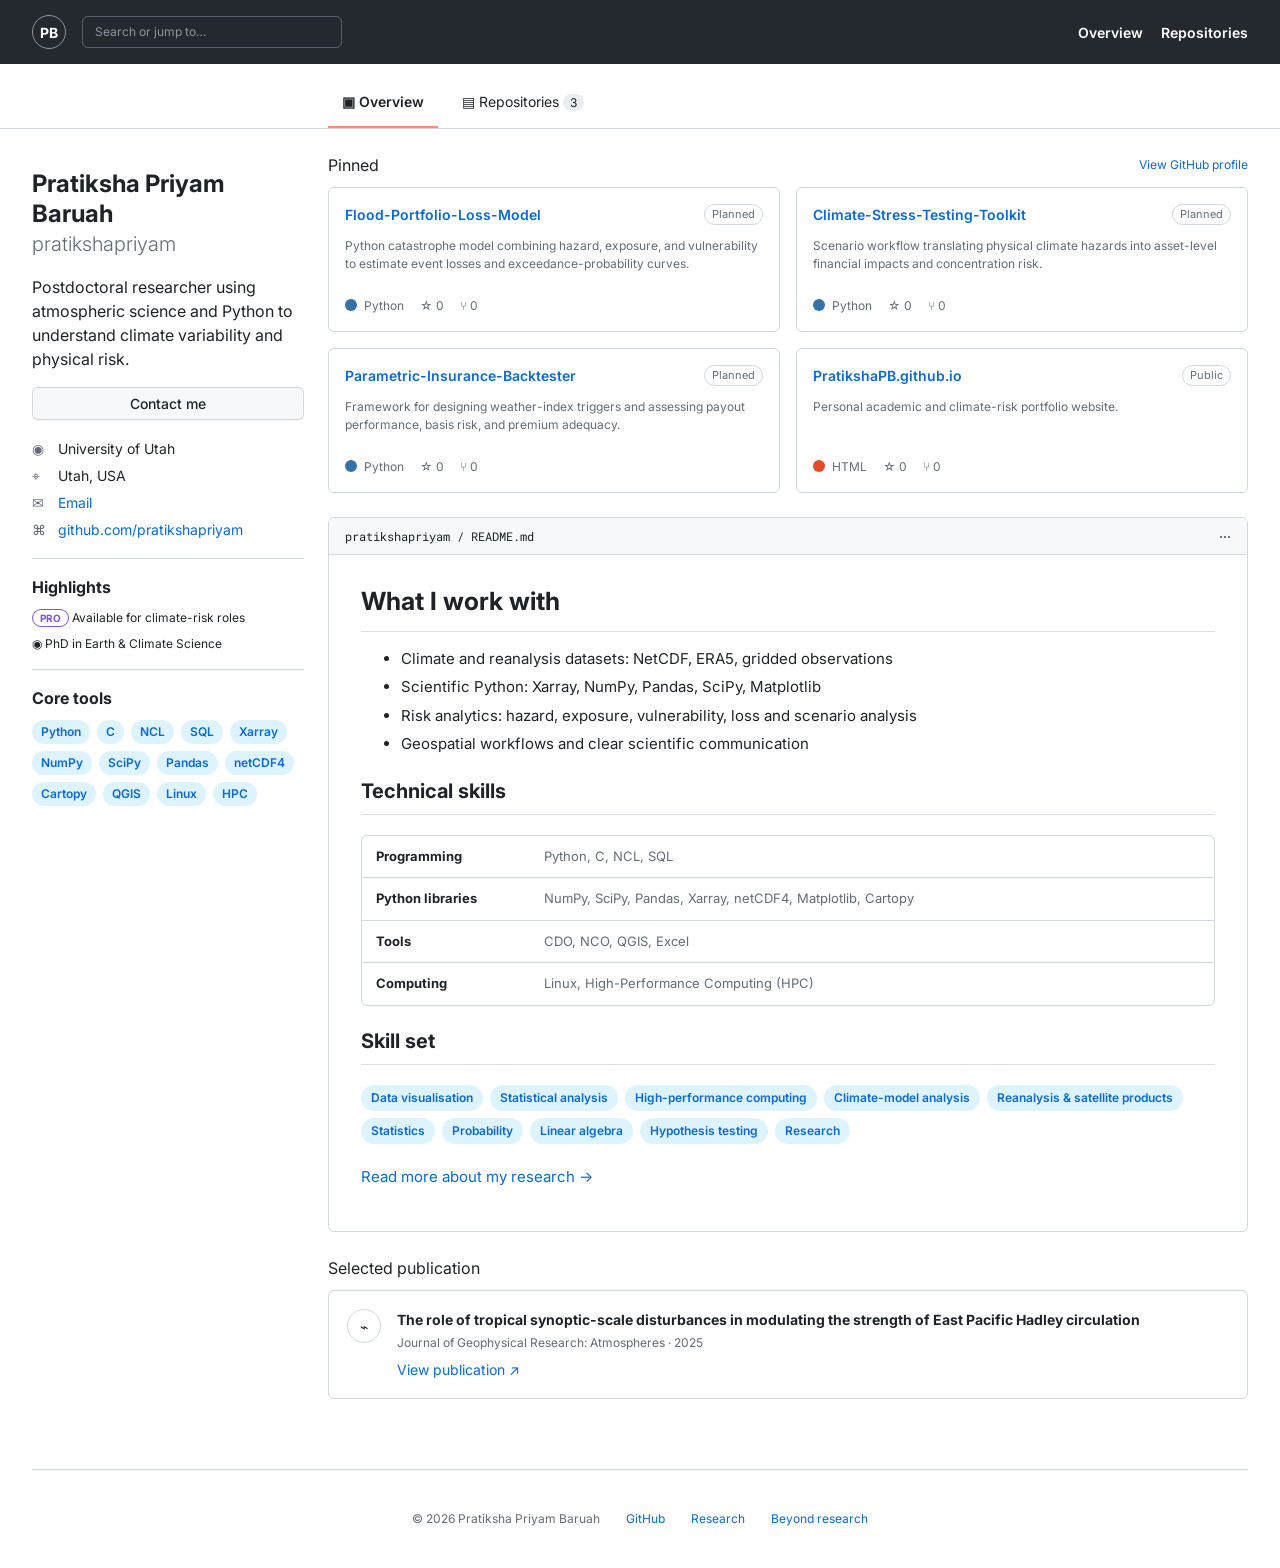
<file: index.html>
<!doctype html>
<html lang="en">
<head>
  <meta charset="utf-8">
  <meta name="viewport" content="width=device-width,initial-scale=1">
  <meta name="description" content="Pratiksha Priyam Baruah is a postdoctoral researcher at the University of Utah working in atmospheric science and climate risk.">
  <title>Pratiksha Priyam Baruah · Climate Risk Scientist</title>
  <link rel="preconnect" href="https://fonts.googleapis.com">
  <link rel="preconnect" href="https://fonts.gstatic.com" crossorigin>
  <link href="https://fonts.googleapis.com/css2?family=Inter:wght@400;500;600;700&family=Roboto+Mono:wght@400;500&display=swap" rel="stylesheet">
  <link rel="stylesheet" href="styles.css">
</head>
<body>
  <header class="gh-header">
    <a class="gh-mark" href="index.html" aria-label="Homepage">PB</a>
    <div class="gh-search">Search or jump to…</div>
    <nav aria-label="Primary"><a href="index.html">Overview</a><a href="#projects">Repositories</a></nav>
  </header>
  <div class="profile-tabs"><div class="wide tabs-inner"><a class="selected" href="index.html">▣ Overview</a><a href="#projects">▤ Repositories <span>3</span></a></div></div>

  <main class="wide profile-layout">
    <aside class="profile-sidebar">
      <h1>Pratiksha Priyam Baruah</h1>
      <p class="username">pratikshapriyam</p>
      <p class="bio">Postdoctoral researcher using atmospheric science and Python to understand climate variability and physical risk.</p>
      <a class="profile-button" href="mailto:pratiksha.baruah@students.iiserpune.ac.in">Contact me</a>
      <ul class="profile-details">
        <li><span>◉</span> University of Utah</li>
        <li><span>⌖</span> Utah, USA</li>
        <li><span>✉</span> <a href="mailto:pratiksha.baruah@students.iiserpune.ac.in">Email</a></li>
        <li><span>⌘</span> <a href="https://github.com/pratikshapriyam" target="_blank" rel="noopener">github.com/pratikshapriyam</a></li>
      </ul>
      <div class="sidebar-block"><h2>Highlights</h2><p><span class="badge">PRO</span> Available for climate-risk roles</p><p>◉ PhD in Earth &amp; Climate Science</p></div>
      <div class="sidebar-block"><h2>Core tools</h2><div class="topic-list"><span>Python</span><span>C</span><span>NCL</span><span>SQL</span><span>Xarray</span><span>NumPy</span><span>SciPy</span><span>Pandas</span><span>netCDF4</span><span>Cartopy</span><span>QGIS</span><span>Linux</span><span>HPC</span></div></div>
    </aside>

    <section class="profile-main">
      <div class="section-row section-row-first" id="projects"><h2>Pinned</h2><a href="https://github.com/pratikshapriyam" target="_blank" rel="noopener">View GitHub profile</a></div>
      <div class="repo-grid repo-grid-featured">
        <article class="repo-card"><div class="repo-top"><a href="https://github.com/pratikshapriyam" target="_blank" rel="noopener">Flood-Portfolio-Loss-Model</a><span>Planned</span></div><p>Python catastrophe model combining hazard, exposure, and vulnerability to estimate event losses and exceedance-probability curves.</p><div class="repo-meta"><span><i class="python"></i> Python</span><span>☆ 0</span><span>⑂ 0</span></div></article>
        <article class="repo-card"><div class="repo-top"><a href="https://github.com/pratikshapriyam" target="_blank" rel="noopener">Climate-Stress-Testing-Toolkit</a><span>Planned</span></div><p>Scenario workflow translating physical climate hazards into asset-level financial impacts and concentration risk.</p><div class="repo-meta"><span><i class="python"></i> Python</span><span>☆ 0</span><span>⑂ 0</span></div></article>
        <article class="repo-card"><div class="repo-top"><a href="https://github.com/pratikshapriyam" target="_blank" rel="noopener">Parametric-Insurance-Backtester</a><span>Planned</span></div><p>Framework for designing weather-index triggers and assessing payout performance, basis risk, and premium adequacy.</p><div class="repo-meta"><span><i class="python"></i> Python</span><span>☆ 0</span><span>⑂ 0</span></div></article>
        <article class="repo-card"><div class="repo-top"><a href="https://github.com/pratikshapriyam/PratikshaPB.github.io" target="_blank" rel="noopener">PratikshaPB.github.io</a><span>Public</span></div><p>Personal academic and climate-risk portfolio website.</p><div class="repo-meta"><span><i class="html"></i> HTML</span><span>☆ 0</span><span>⑂ 0</span></div></article>
      </div>

      <article class="readme-card">
        <div class="readme-title"><span>pratikshapriyam / README.md</span><span>⋯</span></div>
        <div class="readme-content">
          <h2>What I work with</h2>
          <ul>
            <li>Climate and reanalysis datasets: NetCDF, ERA5, gridded observations</li>
            <li>Scientific Python: Xarray, NumPy, Pandas, SciPy, Matplotlib</li>
            <li>Risk analytics: hazard, exposure, vulnerability, loss and scenario analysis</li>
            <li>Geospatial workflows and clear scientific communication</li>
          </ul>
          <h3>Technical skills</h3>
          <div class="skills-table">
            <div><strong>Programming</strong><span>Python, C, NCL, SQL</span></div>
            <div><strong>Python libraries</strong><span>NumPy, SciPy, Pandas, Xarray, netCDF4, Matplotlib, Cartopy</span></div>
            <div><strong>Tools</strong><span>CDO, NCO, QGIS, Excel</span></div>
            <div><strong>Computing</strong><span>Linux, High-Performance Computing (HPC)</span></div>
          </div>
          <h3>Skill set</h3>
          <div class="skill-pills"><span>Data visualisation</span><span>Statistical analysis</span><span>High-performance computing</span><span>Climate-model analysis</span><span>Reanalysis &amp; satellite products</span><span>Statistics</span><span>Probability</span><span>Linear algebra</span><span>Hypothesis testing</span><span>Research</span></div>
          <p><a href="research.html">Read more about my research →</a></p>
        </div>
      </article>

      <div class="section-row"><h2>Selected publication</h2></div>
      <article class="activity-card"><span class="activity-icon">⌁</span><div><h3>The role of tropical synoptic-scale disturbances in modulating the strength of East Pacific Hadley circulation</h3><p>Journal of Geophysical Research: Atmospheres · 2025</p><a href="https://doi.org/10.1029/2024JD042980" target="_blank" rel="noopener">View publication ↗</a></div></article>
    </section>
  </main>
  <footer class="gh-footer"><span>© <span data-year></span> Pratiksha Priyam Baruah</span><a href="https://github.com/pratikshapriyam">GitHub</a><a href="research.html">Research</a><a href="misc.html">Beyond research</a></footer>
  <script src="site.js"></script>
</body>
</html>
</file>
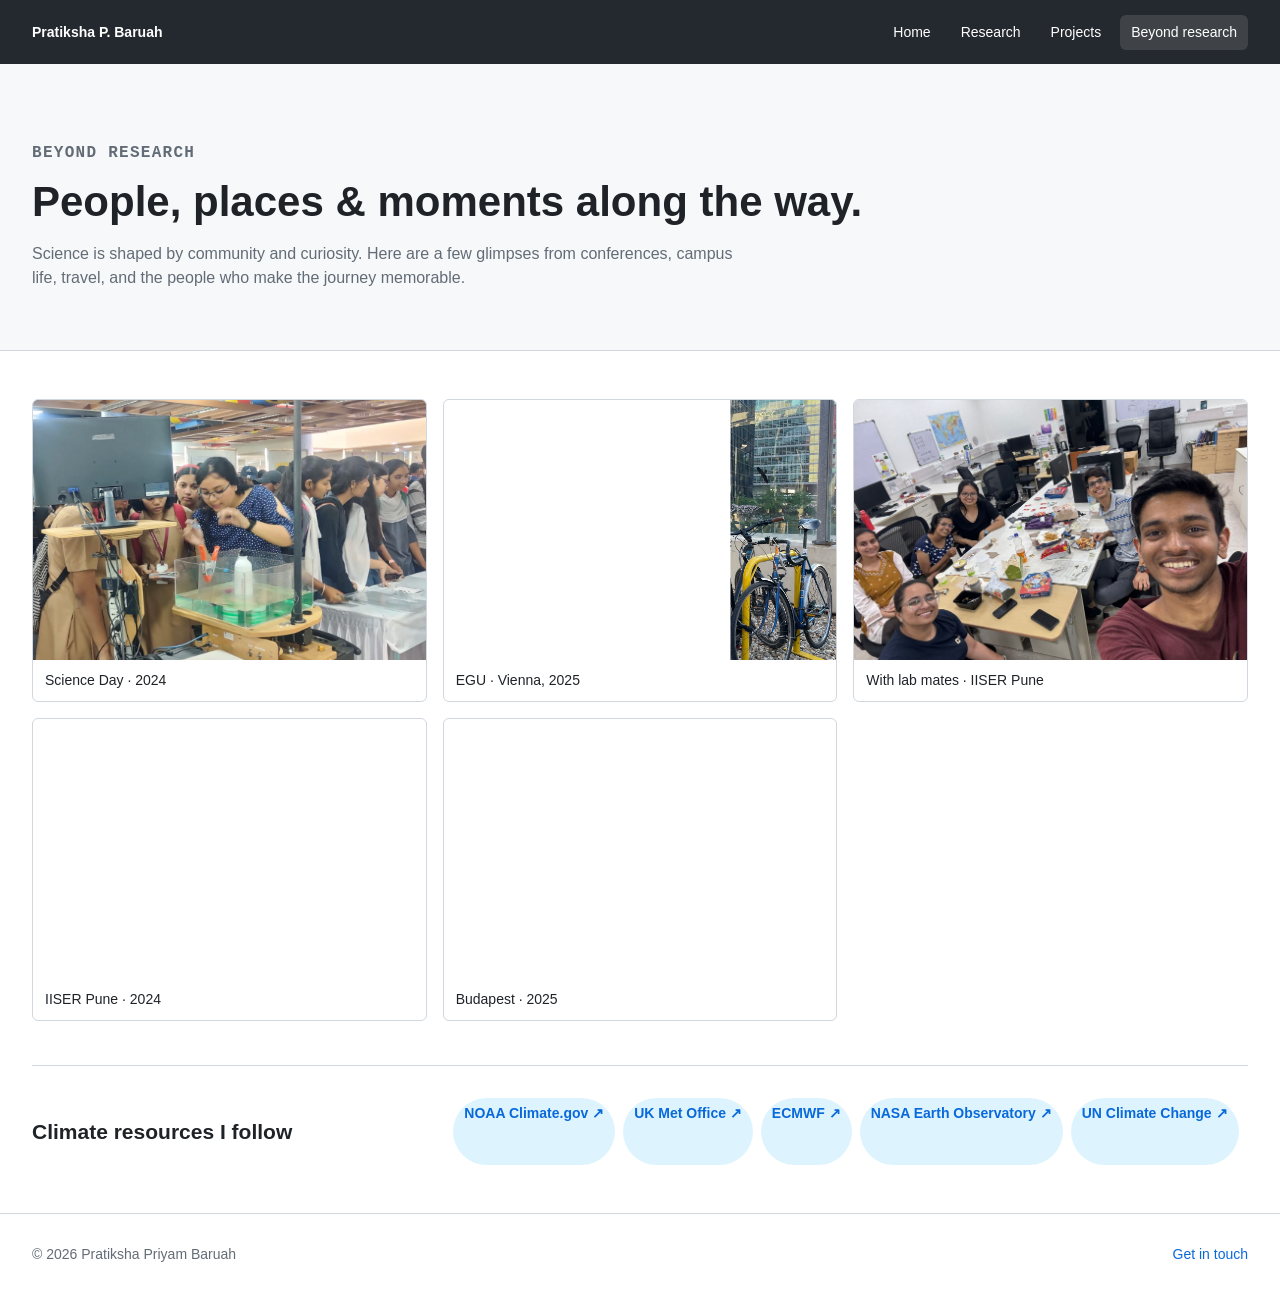
<file: mics.html>
<!doctype html><html lang="en"><head><meta charset="utf-8"><meta http-equiv="refresh" content="0;url=misc.html"><link rel="canonical" href="misc.html"><title>Redirecting…</title></head><body><p>This page has moved to <a href="misc.html">Beyond research</a>.</p></body></html>
</file>
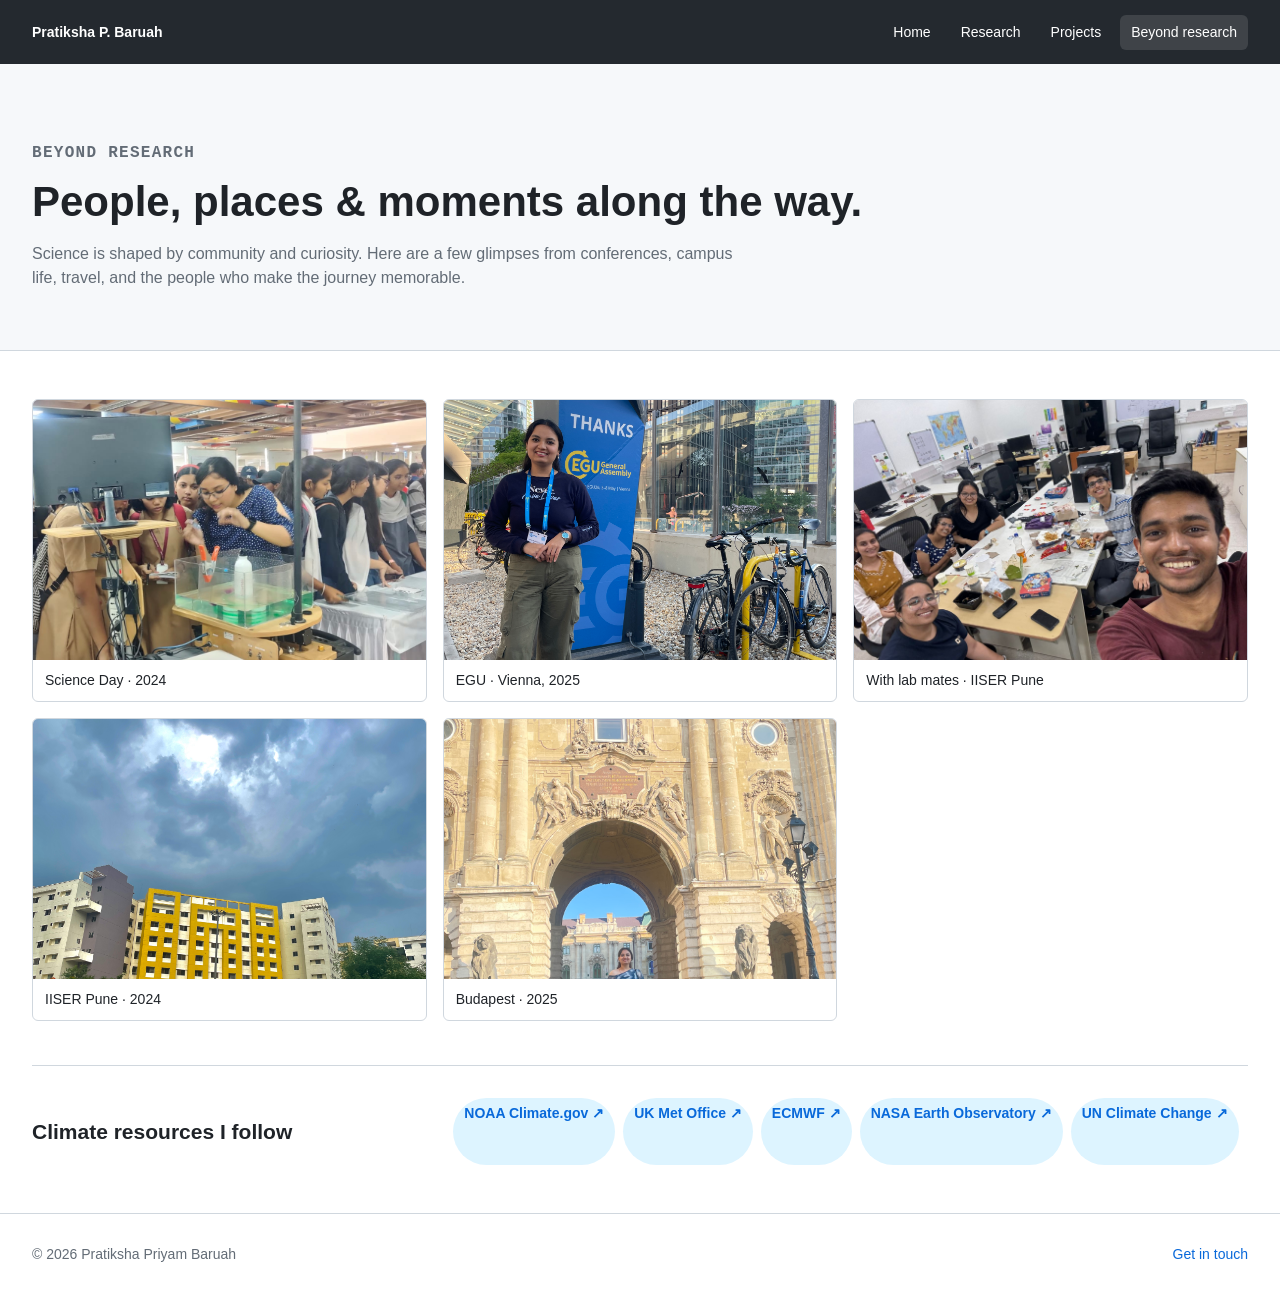
<file: misc.html>
<!doctype html><html lang="en"><head><meta charset="utf-8"><meta name="viewport" content="width=device-width,initial-scale=1"><meta name="description" content="Field notes, travel, community, and climate resources from Pratiksha Priyam Baruah."><title>Beyond Research | Pratiksha Priyam Baruah</title><link rel="preconnect" href="https://fonts.googleapis.com"><link rel="preconnect" href="https://fonts.gstatic.com" crossorigin><link href="https://fonts.googleapis.com/css2?family=Cormorant+Garamond:wght@500;600;700&family=DM+Sans:wght@400;500;600;700&display=swap" rel="stylesheet"><link rel="stylesheet" href="styles.css"></head><body>
<header class="site-header"><nav class="nav container" aria-label="Main navigation"><a class="brand" href="index.html">Pratiksha P. Baruah</a><button class="menu-button" aria-label="Open navigation" aria-expanded="false"><span></span><span></span><span></span></button><div class="nav-links"><a href="index.html">Home</a><a href="research.html">Research</a><a href="index.html#projects">Projects</a><a class="active" href="misc.html">Beyond research</a></div></nav></header>
<main><section class="page-hero"><div class="container fade-in"><p class="eyebrow">Beyond research</p><h1>People, places &amp; moments along the way.</h1><p>Science is shaped by community and curiosity. Here are a few glimpses from conferences, campus life, travel, and the people who make the journey memorable.</p></div></section>
<section class="section"><div class="container"><div class="gallery"><figure><img src="sc_day.jpg" alt="Science Day celebrations in 2024" loading="lazy"><figcaption>Science Day · 2024</figcaption></figure><figure><img src="egu.JPG" alt="At the EGU conference in Vienna" loading="lazy"><figcaption>EGU · Vienna, 2025</figcaption></figure><figure><img src="lab_people.JPG" alt="Celebrating with lab mates at IISER Pune" loading="lazy"><figcaption>With lab mates · IISER Pune</figcaption></figure><figure><img src="IISER_p.jpg" alt="On the IISER Pune campus" loading="lazy"><figcaption>IISER Pune · 2024</figcaption></figure><figure><img src="budapest.jpg" alt="Visiting Budapest, Hungary" loading="lazy"><figcaption>Budapest · 2025</figcaption></figure></div>
<div class="resources"><h2>Climate resources I follow</h2><div class="resource-links"><a href="https://www.climate.gov" target="_blank" rel="noopener">NOAA Climate.gov ↗</a><a href="https://www.metoffice.gov.uk/" target="_blank" rel="noopener">UK Met Office ↗</a><a href="https://www.ecmwf.int/" target="_blank" rel="noopener">ECMWF ↗</a><a href="https://earthobservatory.nasa.gov/" target="_blank" rel="noopener">NASA Earth Observatory ↗</a><a href="https://www.un.org/climatechange" target="_blank" rel="noopener">UN Climate Change ↗</a></div></div></div></section></main>
<footer class="site-footer"><div class="footer-inner container"><span>© <span data-year></span> Pratiksha Priyam Baruah</span><a href="mailto:pratiksha.baruah@students.iiserpune.ac.in">Get in touch</a></div></footer><script src="site.js"></script></body></html>
</file>
<file: styles.css>
:root{--bg:#fff;--canvas:#f6f8fa;--text:#1f2328;--muted:#636c76;--line:#d0d7de;--blue:#0969da;--green:#1f883d;--nav:#24292f;--radius:6px}
*{box-sizing:border-box}html{scroll-behavior:smooth}body{margin:0;color:var(--text);background:var(--bg);font:14px/1.5 Inter,-apple-system,BlinkMacSystemFont,"Segoe UI",sans-serif}a{color:var(--blue);text-decoration:none}a:hover{text-decoration:underline}img{max-width:100%}.wide,.container{width:min(1216px,calc(100% - 32px));margin-inline:auto}
.gh-header{height:64px;padding:16px 32px;display:flex;align-items:center;gap:16px;color:#fff;background:var(--nav)}.gh-mark{width:34px;height:34px;display:grid;place-items:center;border:1px solid #8c959f;border-radius:50%;color:#fff;font-weight:700}.gh-mark:hover{text-decoration:none}.gh-search{width:260px;padding:6px 12px;border:1px solid #57606a;border-radius:6px;color:#8c959f;font-size:12px}.gh-header nav{display:flex;gap:18px;margin-left:auto}.gh-header nav a{color:#fff;font-weight:600}.profile-tabs{border-bottom:1px solid var(--line);background:#fff}.tabs-inner{height:64px;display:flex;align-items:flex-end;padding-left:296px;gap:10px}.tabs-inner a{padding:17px 14px 14px;color:var(--text);border-bottom:2px solid transparent}.tabs-inner a.selected{border-color:#fd8c73;font-weight:600}.tabs-inner span{padding:1px 7px;border-radius:999px;background:#eaeef2;font-size:12px}
.profile-layout{display:grid;grid-template-columns:272px 1fr;gap:24px;padding:0 0 70px}.profile-sidebar{position:relative;margin-top:-32px}.avatar{width:272px;height:272px;display:block;border:1px solid var(--line);border-radius:50%;object-fit:cover}.profile-sidebar h1{margin:16px 0 0;font-size:24px;line-height:1.25}.username{margin:0 0 16px;color:var(--muted);font-size:20px;font-weight:300}.bio{font-size:16px}.profile-button{display:block;padding:5px 16px;margin:16px 0;text-align:center;color:var(--text);font-weight:500;border:1px solid rgba(27,31,36,.15);border-radius:6px;background:#f6f8fa;box-shadow:0 1px 0 rgba(27,31,36,.04)}.profile-button:hover{text-decoration:none;background:#f3f4f6}.profile-details{padding:0;margin:18px 0;list-style:none}.profile-details li{margin:6px 0}.profile-details li>span{display:inline-block;width:22px;color:var(--muted)}.sidebar-block{padding-top:16px;margin-top:16px;border-top:1px solid var(--line)}.sidebar-block h2{margin:0 0 10px;font-size:16px}.sidebar-block p{margin:8px 0;font-size:12px}.badge{padding:2px 7px;border:1px solid #8250df;border-radius:999px;color:#8250df;font-size:10px;font-weight:700}.topic-list{display:flex;flex-wrap:wrap;gap:7px}.topic-list span{padding:3px 9px;border-radius:999px;color:var(--blue);background:#ddf4ff;font-size:12px;font-weight:600}
.profile-main{min-width:0;padding-top:24px}.readme-card{border:1px solid var(--line);border-radius:var(--radius);overflow:hidden}.readme-title{padding:10px 16px;display:flex;justify-content:space-between;border-bottom:1px solid var(--line);background:var(--canvas);font:12px Roboto Mono,monospace}.readme-content{padding:28px 32px}.readme-content h2{padding-bottom:10px;margin:0 0 16px;border-bottom:1px solid #d8dee4;font-size:25px}.readme-content h3{padding-bottom:8px;border-bottom:1px solid #d8dee4;font-size:20px}.readme-content p,.readme-content li{font-size:15px}.readme-content li{margin:6px 0}.section-row{display:flex;justify-content:space-between;align-items:center;margin:24px 0 10px}.section-row h2{margin:0;font-size:16px;font-weight:400}.section-row a{font-size:12px}.repo-grid{display:grid;grid-template-columns:1fr 1fr;gap:16px}.repo-card{min-height:142px;padding:16px;border:1px solid var(--line);border-radius:var(--radius)}.repo-top{display:flex;align-items:center;justify-content:space-between;gap:12px}.repo-top a{font-weight:600}.repo-top>span{padding:1px 7px;border:1px solid var(--line);border-radius:999px;color:var(--muted);font-size:11px}.repo-card p{min-height:42px;color:var(--muted);font-size:12px}.repo-meta{display:flex;gap:16px;margin-top:18px;color:var(--muted);font-size:12px}.repo-meta i{display:inline-block;width:12px;height:12px;margin-right:4px;border-radius:50%;vertical-align:-1px}.python{background:#3572a5}.html{background:#e34c26}.activity-card{display:flex;gap:16px;padding:18px;border:1px solid var(--line);border-radius:var(--radius)}.activity-icon{width:34px;height:34px;display:grid;place-items:center;flex:0 0 auto;border:1px solid var(--line);border-radius:50%}.activity-card h3{margin:0 0 4px;font-size:14px}.activity-card p{margin:0 0 7px;color:var(--muted);font-size:12px}.gh-footer{max-width:1216px;margin:auto;padding:40px 16px;display:flex;justify-content:center;gap:26px;border-top:1px solid var(--line);color:var(--muted);font-size:12px}

/* Supporting pages */
.site-header{color:#fff;background:var(--nav)}.nav{min-height:64px;display:flex;align-items:center;justify-content:space-between}.brand{color:#fff;font-weight:700}.nav-links{display:flex;gap:8px}.nav-links a{padding:7px 11px;color:#fff;border-radius:6px}.nav-links a.active,.nav-links a:hover{background:rgba(255,255,255,.12);text-decoration:none}.menu-button{display:none;border:0;background:transparent;color:#fff}.menu-button span{display:block;width:24px;height:2px;margin:5px;background:currentColor}.page-hero{padding:64px 0 44px;background:var(--canvas);border-bottom:1px solid var(--line)}.eyebrow,.section-kicker{color:var(--muted);font:600 12px Roboto Mono,monospace;text-transform:uppercase;letter-spacing:.08em}.page-hero h1{max-width:850px;margin:8px 0 14px;font-size:42px;line-height:1.15}.page-hero p{max-width:720px;color:var(--muted);font-size:16px}.section{padding:48px 0}.section-heading{margin:6px 0 24px;font-size:32px}.research-list{display:grid;gap:16px}.research-card{display:grid;grid-template-columns:1.15fr .85fr;border:1px solid var(--line);border-radius:var(--radius);overflow:hidden}.research-card:nth-child(even) .research-copy{order:2}.research-card:nth-child(even) .research-visual{order:1}.research-copy{padding:32px}.research-copy:before{color:var(--muted);font:12px Roboto Mono,monospace}.research-copy h2{font-size:24px}.research-copy p{color:var(--muted)}.research-visual{min-height:320px;display:grid;place-items:center;background:var(--canvas)}.research-visual img{width:100%;height:100%;padding:22px;object-fit:contain}.gallery{display:grid;grid-template-columns:repeat(3,1fr);gap:16px}.gallery figure{margin:0;border:1px solid var(--line);border-radius:var(--radius);overflow:hidden}.gallery img{width:100%;height:260px;display:block;object-fit:cover}.gallery figcaption{padding:10px 12px}.resources{display:grid;grid-template-columns:1fr 2fr;gap:24px;margin-top:44px;padding-top:32px;border-top:1px solid var(--line)}.resource-links{display:flex;flex-wrap:wrap;gap:8px}.resource-links a{padding:5px 11px;border-radius:999px;background:#ddf4ff;font-weight:600}.site-footer{padding:30px 0;color:var(--muted);border-top:1px solid var(--line)}.footer-inner{display:flex;justify-content:space-between}.project-grid{display:grid;grid-template-columns:repeat(3,1fr);gap:16px}.project-card{padding:20px;border:1px solid var(--line);border-radius:var(--radius)}
@media(max-width:850px){.gh-header{padding:14px 16px}.gh-search{display:none}.gh-header nav a:nth-child(n+3){display:none}.tabs-inner{height:54px;padding-left:0;overflow:auto}.profile-layout{grid-template-columns:1fr}.profile-sidebar{margin-top:24px}.avatar{width:168px;height:168px}.profile-main{padding-top:0}.repo-grid{grid-template-columns:1fr}.research-card{grid-template-columns:1fr}.research-card:nth-child(even) .research-copy,.research-card:nth-child(even) .research-visual{order:initial}.gallery{grid-template-columns:1fr 1fr}.project-grid{grid-template-columns:1fr}.menu-button{display:block}.nav-links{display:none;position:absolute;top:64px;left:0;right:0;padding:10px 16px;background:var(--nav);flex-direction:column}.nav-links.open{display:flex}}
@media(max-width:520px){.gh-header nav{gap:10px}.profile-tabs .wide{width:100%}.tabs-inner a{padding-inline:10px;white-space:nowrap}.readme-content{padding:22px 18px}.gallery{grid-template-columns:1fr}.resources{grid-template-columns:1fr}.gh-footer{flex-wrap:wrap}.footer-inner{flex-direction:column;gap:8px}}
.skills-table{margin:14px 0;border:1px solid var(--line);border-radius:var(--radius);overflow:hidden}.skills-table>div{display:grid;grid-template-columns:150px 1fr;gap:18px;padding:11px 14px;border-bottom:1px solid var(--line)}.skills-table>div:last-child{border-bottom:0}.skills-table strong{font-size:13px}.skills-table span{color:var(--muted);font-size:13px}.skill-pills{display:flex;flex-wrap:wrap;gap:7px;margin:12px 0 22px}.skill-pills span{padding:4px 10px;border-radius:999px;color:var(--blue);background:#ddf4ff;font-size:12px;font-weight:600}.section-row-first{margin-top:0}.repo-grid-featured{margin-bottom:24px}.profile-sidebar{margin-top:24px}@media(max-width:520px){.skills-table>div{grid-template-columns:1fr;gap:3px}}
</file>
